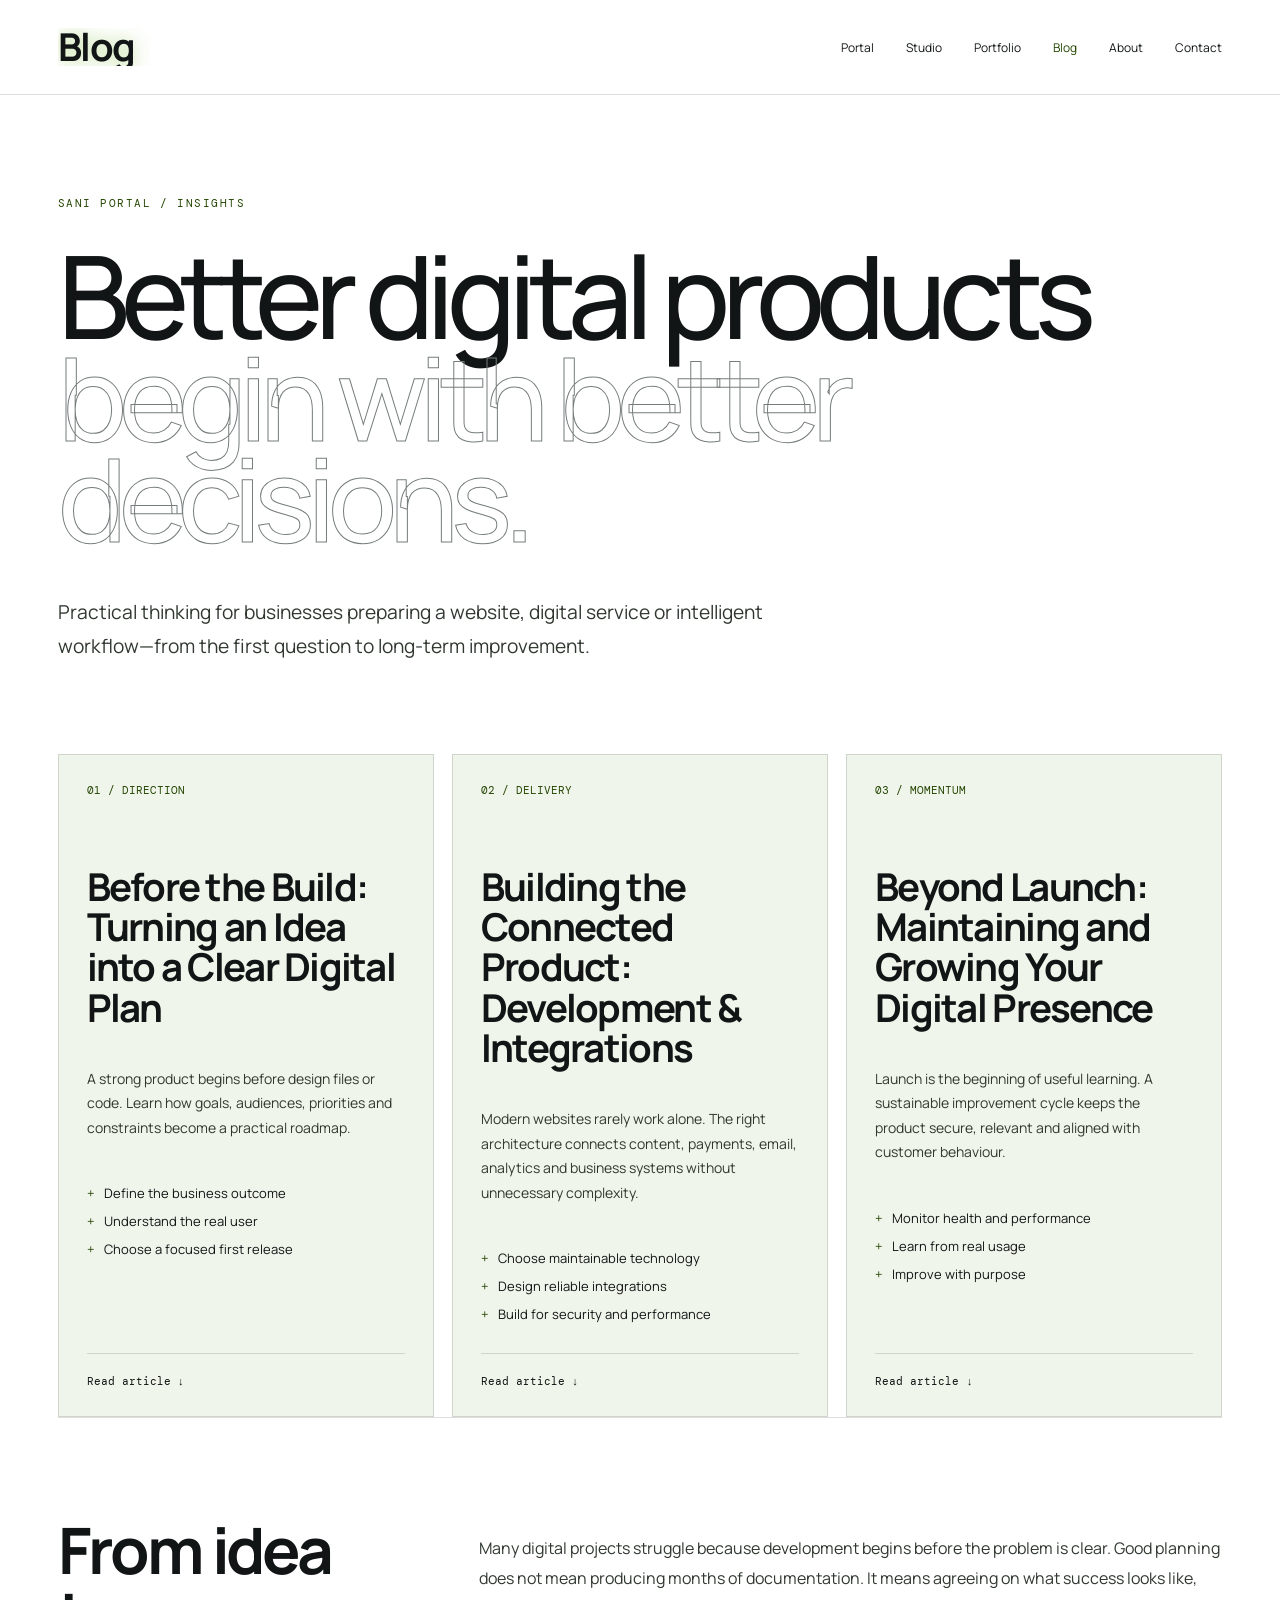
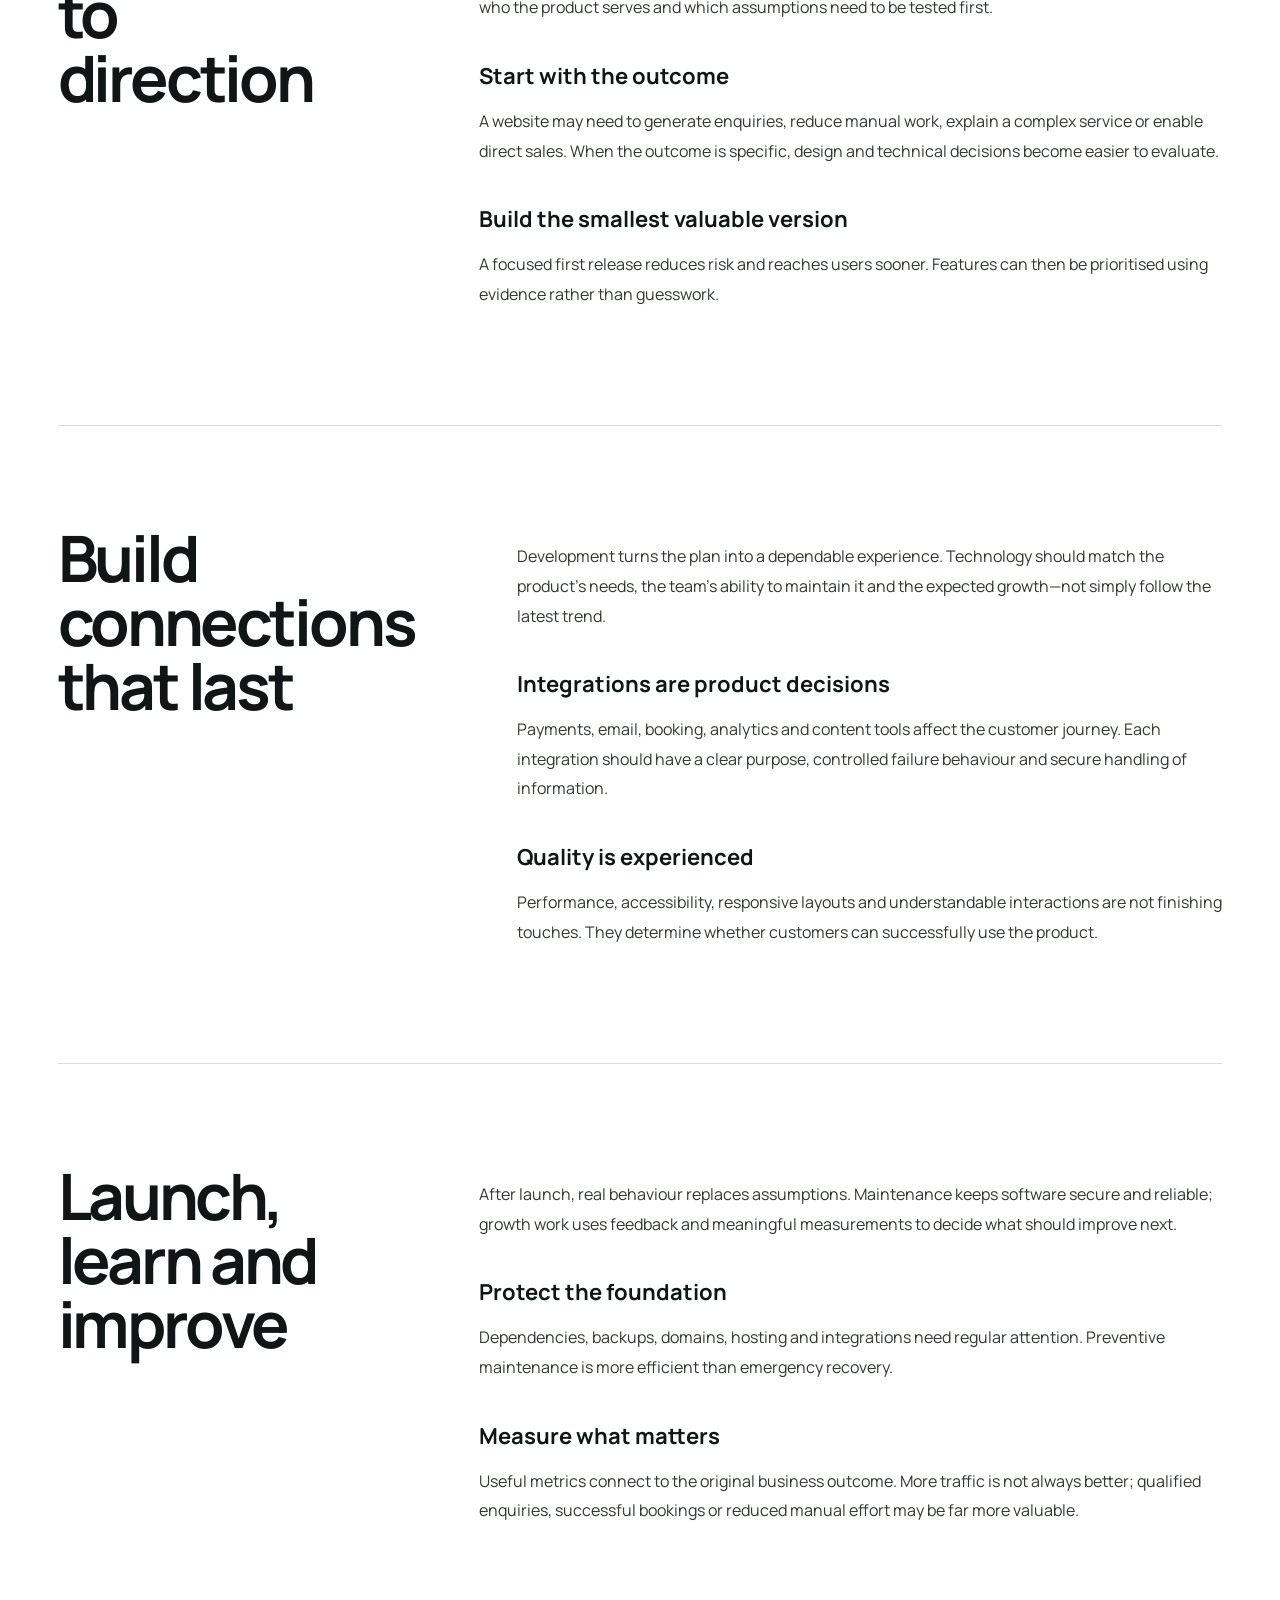
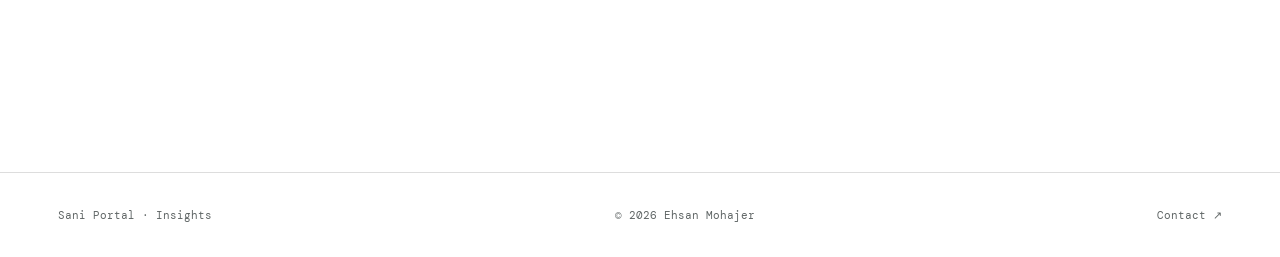
<file: blog.html>
<!doctype html><html lang="en" data-theme="dark"><head><meta charset="UTF-8"><meta name="viewport" content="width=device-width,initial-scale=1"><meta name="description" content="Sani Portal articles about digital planning, full-stack development, integrations, maintenance and sustainable growth."><title>Insights — Sani Portal</title><link rel="preconnect" href="https://fonts.googleapis.com"><link rel="preconnect" href="https://fonts.gstatic.com" crossorigin><link href="https://fonts.googleapis.com/css2?family=DM+Mono:wght@400;500&family=Manrope:wght@400;500;600;700&display=swap" rel="stylesheet"><link rel="stylesheet" href="styles.css"><link rel="stylesheet" href="theme.css"><link rel="stylesheet" href="logo.css"><link rel="stylesheet" href="content-pages.css"></head><body class="content-page"><header class="site-header page-header"><a class="brand" href="index.html"><img class="sani-logo sani-logo-dark" src="assets/sani-logo-dark.png" alt="Sani Portal"><img class="sani-logo sani-logo-light" src="assets/sani-logo.png" alt="" aria-hidden="true"></a><nav><a href="index.html">Portal</a><a href="https://sanistudio.vercel.app/" target="_blank" rel="noopener">Studio</a><a href="https://saniportfolio.vercel.app/" target="_blank" rel="noopener">Portfolio</a><a href="about.html">About</a><a href="contact.html">Contact</a></nav><button class="theme-toggle" type="button" aria-label="Switch theme"><span class="theme-icon">☼</span></button></header><main class="page-main"><p class="page-kicker">SANI PORTAL / INSIGHTS</p><h1 class="page-title">Better digital products<br><span>begin with better decisions.</span></h1><p class="page-intro">Practical thinking for businesses preparing a website, digital service or intelligent workflow—from the first question to long-term improvement.</p><div class="article-grid"><article class="article-card"><span class="number">01 / DIRECTION</span><h2>Before the Build: Turning an Idea into a Clear Digital Plan</h2><p>A strong product begins before design files or code. Learn how goals, audiences, priorities and constraints become a practical roadmap.</p><ul><li>Define the business outcome</li><li>Understand the real user</li><li>Choose a focused first release</li></ul><a href="#strategy">Read article ↓</a></article><article class="article-card"><span class="number">02 / DELIVERY</span><h2>Building the Connected Product: Development & Integrations</h2><p>Modern websites rarely work alone. The right architecture connects content, payments, email, analytics and business systems without unnecessary complexity.</p><ul><li>Choose maintainable technology</li><li>Design reliable integrations</li><li>Build for security and performance</li></ul><a href="#development">Read article ↓</a></article><article class="article-card"><span class="number">03 / MOMENTUM</span><h2>Beyond Launch: Maintaining and Growing Your Digital Presence</h2><p>Launch is the beginning of useful learning. A sustainable improvement cycle keeps the product secure, relevant and aligned with customer behaviour.</p><ul><li>Monitor health and performance</li><li>Learn from real usage</li><li>Improve with purpose</li></ul><a href="#growth">Read article ↓</a></article></div><article class="article-detail" id="strategy"><h2>From idea to direction</h2><div class="article-body"><p>Many digital projects struggle because development begins before the problem is clear. Good planning does not mean producing months of documentation. It means agreeing on what success looks like, who the product serves and which assumptions need to be tested first.</p><h3>Start with the outcome</h3><p>A website may need to generate enquiries, reduce manual work, explain a complex service or enable direct sales. When the outcome is specific, design and technical decisions become easier to evaluate.</p><h3>Build the smallest valuable version</h3><p>A focused first release reduces risk and reaches users sooner. Features can then be prioritised using evidence rather than guesswork.</p></div></article><article class="article-detail" id="development"><h2>Build connections that last</h2><div class="article-body"><p>Development turns the plan into a dependable experience. Technology should match the product’s needs, the team’s ability to maintain it and the expected growth—not simply follow the latest trend.</p><h3>Integrations are product decisions</h3><p>Payments, email, booking, analytics and content tools affect the customer journey. Each integration should have a clear purpose, controlled failure behaviour and secure handling of information.</p><h3>Quality is experienced</h3><p>Performance, accessibility, responsive layouts and understandable interactions are not finishing touches. They determine whether customers can successfully use the product.</p></div></article><article class="article-detail" id="growth"><h2>Launch, learn and improve</h2><div class="article-body"><p>After launch, real behaviour replaces assumptions. Maintenance keeps software secure and reliable; growth work uses feedback and meaningful measurements to decide what should improve next.</p><h3>Protect the foundation</h3><p>Dependencies, backups, domains, hosting and integrations need regular attention. Preventive maintenance is more efficient than emergency recovery.</p><h3>Measure what matters</h3><p>Useful metrics connect to the original business outcome. More traffic is not always better; qualified enquiries, successful bookings or reduced manual effort may be far more valuable.</p></div></article></main><footer class="simple-footer"><span>Sani Portal · Insights</span><span>© <span data-year></span> Ehsan Mohajer</span><a href="contact.html">Contact ↗</a></footer><script src="content-pages.js"></script></body></html>
</file>
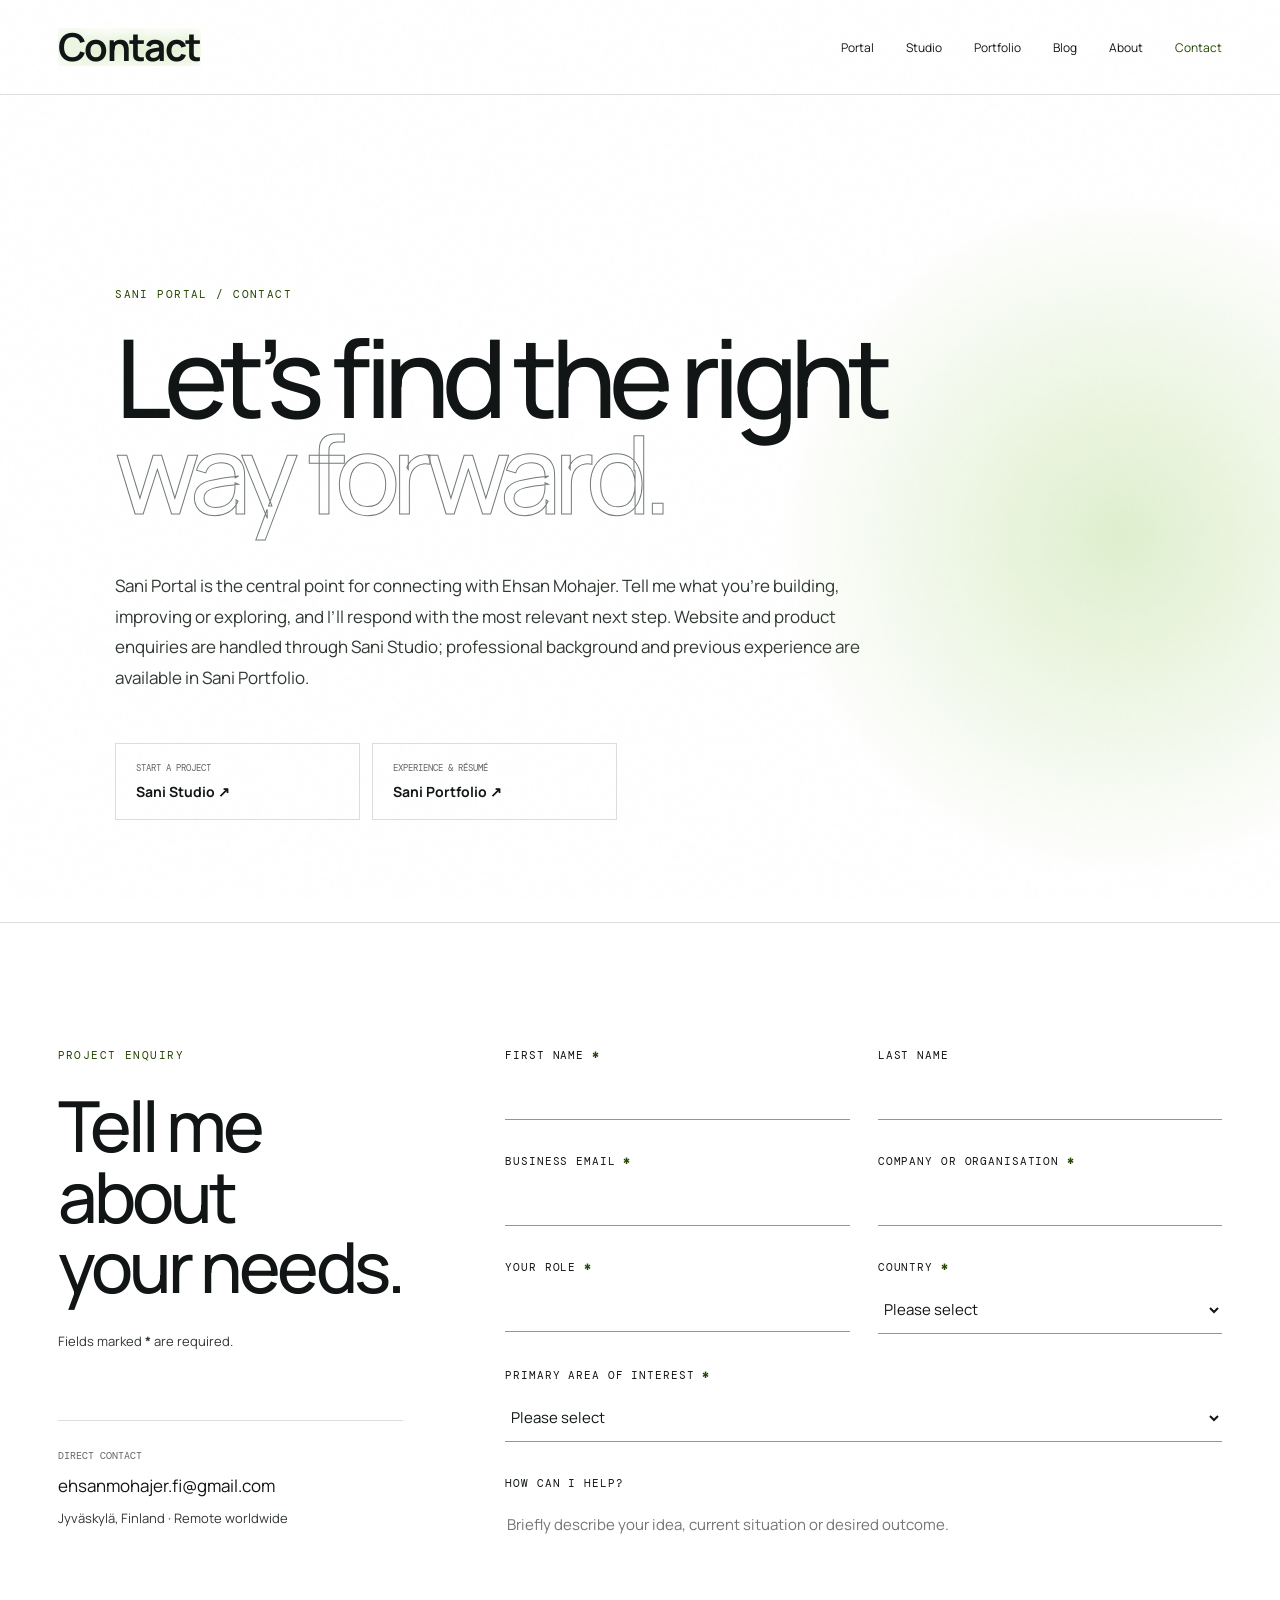
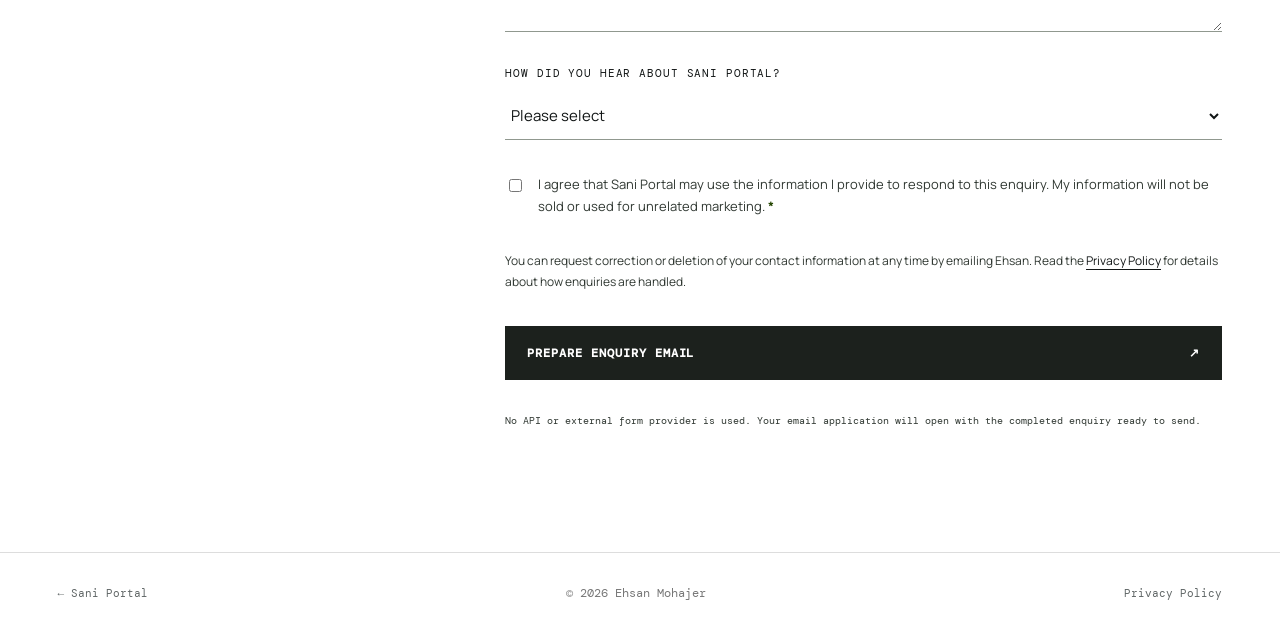
<file: contact.html>
<!doctype html>
<html lang="en" data-theme="dark">
<head>
  <meta charset="UTF-8">
  <meta name="viewport" content="width=device-width, initial-scale=1">
  <meta name="theme-color" content="#080b0f">
  <meta name="description" content="Contact Ehsan Mohajer through Sani Portal about websites, digital products, AI tools and automation.">
  <title>Contact — Sani Portal</title>
  <link rel="preconnect" href="https://fonts.googleapis.com">
  <link rel="preconnect" href="https://fonts.gstatic.com" crossorigin>
  <link href="https://fonts.googleapis.com/css2?family=DM+Mono:wght@400;500&family=Manrope:wght@400;500;600;700&display=swap" rel="stylesheet">
  <link rel="stylesheet" href="styles.css">
  <link rel="stylesheet" href="theme.css">
  <link rel="stylesheet" href="language-selector.css">
  <link rel="stylesheet" href="logo.css">
  <link rel="stylesheet" href="contact-page.css">
</head>
<body class="contact-page">
  <div class="noise" aria-hidden="true"></div>
  <header class="site-header contact-header">
    <a class="brand" href="index.html" aria-label="Sani Portal home"><img class="sani-logo sani-logo-dark" src="assets/sani-logo-dark.png" alt="Sani — Ehsan Mohajer"><img class="sani-logo sani-logo-light" src="assets/sani-logo.png" alt="" aria-hidden="true"></a>
    <nav aria-label="Main navigation"><a href="index.html#choose">Explore</a><a href="https://sanistudio.vercel.app/" target="_blank" rel="noopener">Studio</a><a href="https://saniportfolio.vercel.app/" target="_blank" rel="noopener">Portfolio</a><a href="contact.html" aria-current="page">Contact</a></nav>
    <div class="header-tools"><button class="theme-toggle" type="button" aria-label="Switch to light mode"><span class="theme-icon" aria-hidden="true">☼</span></button><label class="language-switcher"><span aria-hidden="true">◎</span><span class="sr-only">Choose language</span><select class="language-select" aria-label="Choose language"><option value="en">EN</option><option value="fi">FI</option><option value="fa">FA</option></select></label></div>
  </header>

  <main>
    <section class="contact-hero">
      <p class="portal-label">SANI PORTAL / CONTACT</p>
      <h1>Let’s find the right<br><span>way forward.</span></h1>
      <p class="contact-lead">Sani Portal is the central point for connecting with Ehsan Mohajer. Tell me what you’re building, improving or exploring, and I’ll respond with the most relevant next step. Website and product enquiries are handled through Sani Studio; professional background and previous experience are available in Sani Portfolio.</p>
      <div class="portal-routes"><a href="https://sanistudio.vercel.app/" target="_blank" rel="noopener"><small>START A PROJECT</small><strong>Sani Studio ↗</strong></a><a href="https://saniportfolio.vercel.app/" target="_blank" rel="noopener"><small>EXPERIENCE & RÉSUMÉ</small><strong>Sani Portfolio ↗</strong></a></div>
    </section>

    <section class="enquiry-section" aria-labelledby="enquiry-title">
      <div class="enquiry-intro"><p class="portal-label">PROJECT ENQUIRY</p><h2 id="enquiry-title">Tell me about<br>your needs.</h2><p>Fields marked <b>*</b> are required.</p><div class="direct-contact"><small>DIRECT CONTACT</small><a href="mailto:ehsanmohajer.fi@gmail.com">ehsanmohajer.fi@gmail.com</a><span>Jyväskylä, Finland · Remote worldwide</span></div></div>
      <form class="portal-form" id="portal-contact-form">
        <div class="portal-field"><label for="first-name">First name <b>*</b></label><input id="first-name" name="firstName" autocomplete="given-name" required></div>
        <div class="portal-field"><label for="last-name">Last name</label><input id="last-name" name="lastName" autocomplete="family-name"></div>
        <div class="portal-field"><label for="business-email">Business email <b>*</b></label><input id="business-email" name="email" type="email" autocomplete="email" required></div>
        <div class="portal-field"><label for="company-name">Company or organisation <b>*</b></label><input id="company-name" name="company" autocomplete="organization" required></div>
        <div class="portal-field"><label for="job-title">Your role <b>*</b></label><input id="job-title" name="role" autocomplete="organization-title" required></div>
        <div class="portal-field"><label for="country">Country <b>*</b></label><select id="country" name="country" required><option value="">Please select</option><option>Finland</option><option>Sweden</option><option>Norway</option><option>Denmark</option><option>Germany</option><option>United Kingdom</option><option>Other</option></select></div>
        <div class="portal-field full"><label for="interest">Primary area of interest <b>*</b></label><select id="interest" name="interest" required><option value="">Please select</option><option>Business website</option><option>Website redesign</option><option>Full-stack web application</option><option>AI tools and automation</option><option>Digital product consultation</option><option>Maintenance and technical support</option><option>Other</option></select></div>
        <div class="portal-field full"><label for="help">How can I help?</label><textarea id="help" name="message" rows="5" placeholder="Briefly describe your idea, current situation or desired outcome."></textarea></div>
        <div class="portal-field full"><label for="referral">How did you hear about Sani Portal?</label><select id="referral" name="referral"><option value="">Please select</option><option>Google or another search engine</option><option>LinkedIn</option><option>Recommendation</option><option>Local business network</option><option>Sani Studio</option><option>Sani Portfolio</option><option>Other</option></select></div>
        <label class="consent full"><input type="checkbox" name="consent" required><span>I agree that Sani Portal may use the information I provide to respond to this enquiry. My information will not be sold or used for unrelated marketing. <b>*</b></span></label>
        <p class="privacy-copy full">You can request correction or deletion of your contact information at any time by emailing Ehsan. Read the <a href="privacy.html">Privacy Policy</a> for details about how enquiries are handled.</p>
        <button class="portal-submit full" type="submit">Prepare enquiry email <span>↗</span></button>
        <p class="submit-note full">No API or external form provider is used. Your email application will open with the completed enquiry ready to send.</p>
      </form>
    </section>
  </main>

  <footer class="contact-footer"><a href="index.html">← Sani Portal</a><p>© <span id="contact-year"></span> Ehsan Mohajer</p><a href="privacy.html">Privacy Policy</a></footer>
  <script src="contact-page.js"></script>
</body>
</html>
</file>
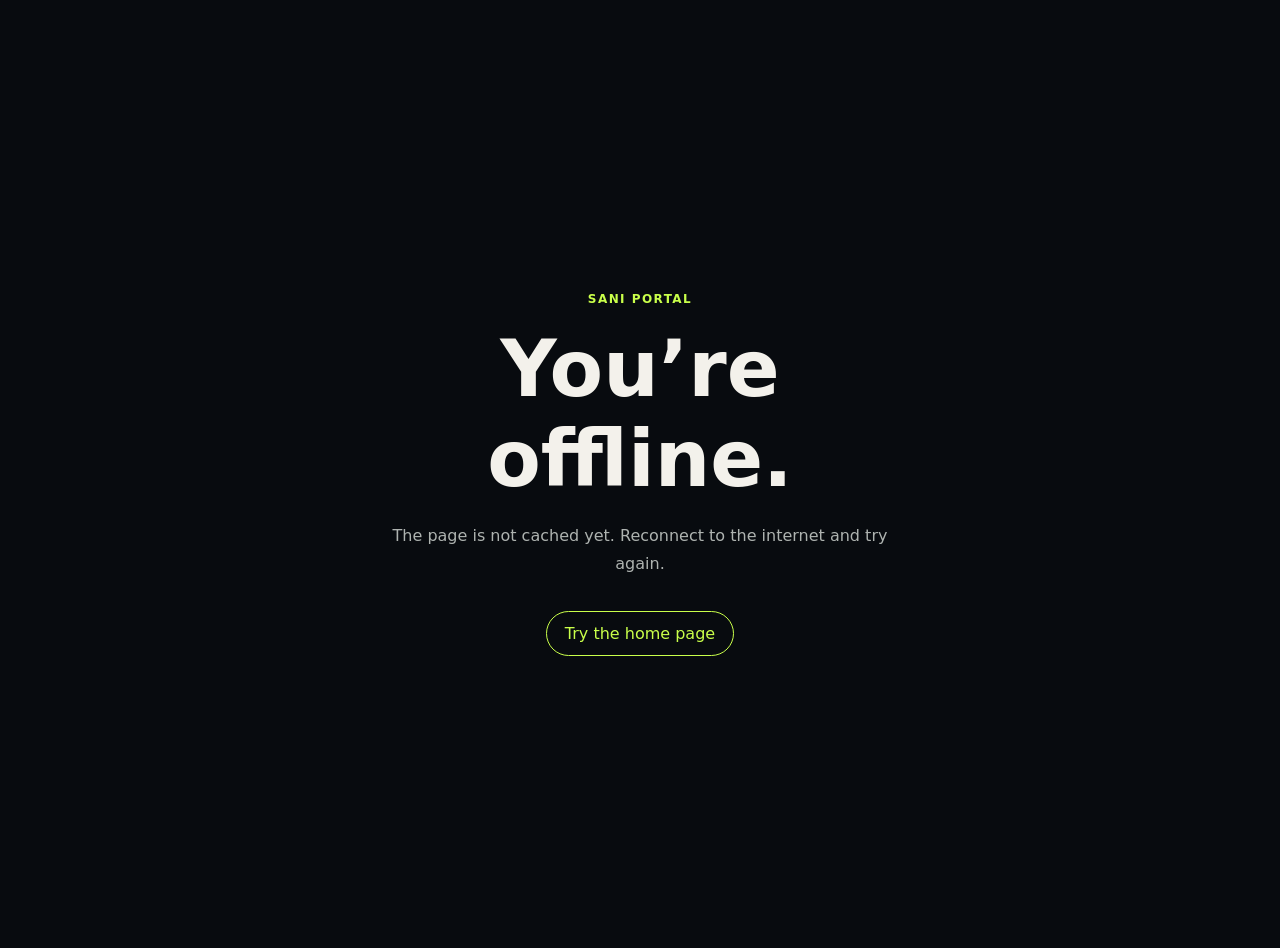
<file: offline.html>
<!doctype html>
<html lang="en"><head><meta charset="utf-8"><meta name="viewport" content="width=device-width,initial-scale=1"><meta name="theme-color" content="#080b0f"><title>Offline — Sani Portal</title><style>html{color-scheme:dark}body{margin:0;min-height:100svh;display:grid;place-items:center;padding:24px;background:#080b0f;color:#f3f1eb;font:16px system-ui;text-align:center}main{max-width:520px}b{display:block;color:#c9ff4a;letter-spacing:.12em;font-size:12px}h1{font-size:clamp(42px,10vw,78px);margin:18px 0}p{color:#aeb3b0;line-height:1.7}a{display:inline-block;margin-top:18px;padding:12px 18px;border:1px solid #c9ff4a;border-radius:999px;color:#c9ff4a;text-decoration:none}</style></head><body><main><b>SANI PORTAL</b><h1>You’re offline.</h1><p>The page is not cached yet. Reconnect to the internet and try again.</p><a href="./index.html">Try the home page</a></main></body></html>
</file>
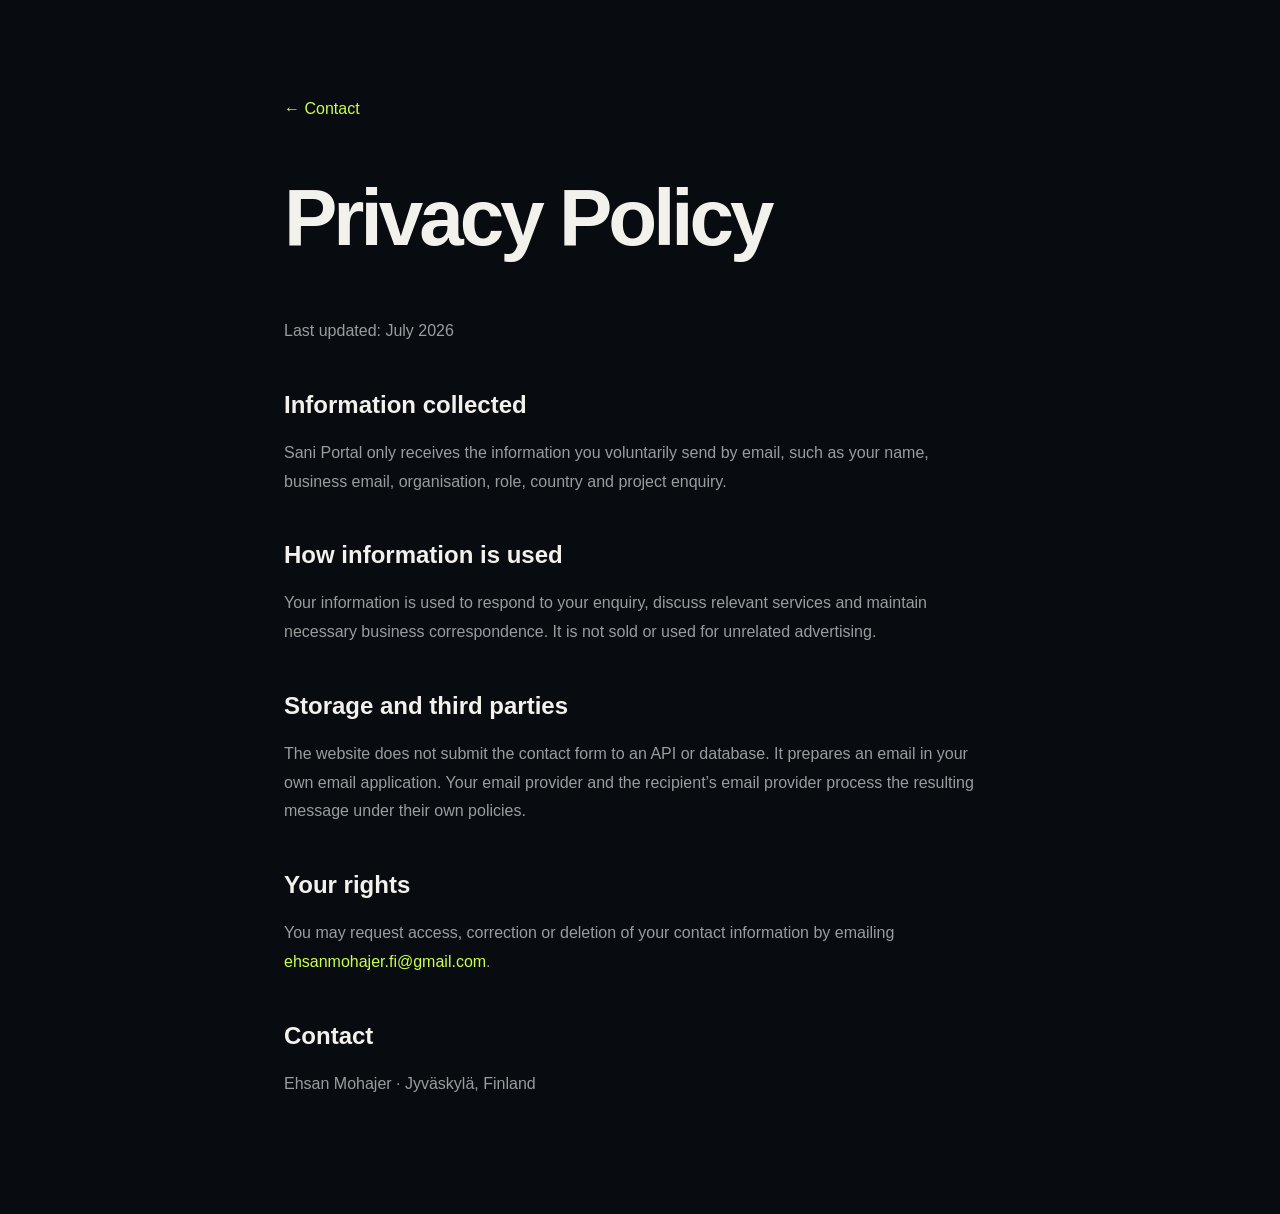
<file: privacy.html>
<!doctype html><html lang="en"><head><meta charset="UTF-8"><meta name="viewport" content="width=device-width,initial-scale=1"><title>Privacy Policy — Sani Portal</title><link rel="stylesheet" href="styles.css"><style>main{max-width:760px;margin:auto;padding:100px 24px;color:var(--text)}h1{font-size:clamp(44px,8vw,80px);letter-spacing:-.05em}h2{margin-top:45px}p,li{color:var(--muted);line-height:1.8}a{color:var(--lime)}</style></head><body><main><a href="contact.html">← Contact</a><h1>Privacy Policy</h1><p>Last updated: July 2026</p><h2>Information collected</h2><p>Sani Portal only receives the information you voluntarily send by email, such as your name, business email, organisation, role, country and project enquiry.</p><h2>How information is used</h2><p>Your information is used to respond to your enquiry, discuss relevant services and maintain necessary business correspondence. It is not sold or used for unrelated advertising.</p><h2>Storage and third parties</h2><p>The website does not submit the contact form to an API or database. It prepares an email in your own email application. Your email provider and the recipient’s email provider process the resulting message under their own policies.</p><h2>Your rights</h2><p>You may request access, correction or deletion of your contact information by emailing <a href="mailto:ehsanmohajer.fi@gmail.com">ehsanmohajer.fi@gmail.com</a>.</p><h2>Contact</h2><p>Ehsan Mohajer · Jyväskylä, Finland</p></main></body></html>
</file>
<file: styles.css>
:root{--bg:#080b0f;--surface:#11161b;--line:rgba(255,255,255,.11);--text:#f3f1eb;--muted:#999d9d;--lime:#c9ff4a;--blue:#8eb7ff;--mono:'DM Mono',monospace;--sans:'Manrope',sans-serif}*{box-sizing:border-box}html{scroll-behavior:smooth}body{margin:0;background:var(--bg);color:var(--text);font-family:var(--sans);overflow-x:hidden}a{color:inherit;text-decoration:none}.noise{position:fixed;inset:0;z-index:20;pointer-events:none;opacity:.035;background-image:url("data:image/svg+xml,%3Csvg viewBox='0 0 180 180' xmlns='http://www.w3.org/2000/svg'%3E%3Cfilter id='n'%3E%3CfeTurbulence type='fractalNoise' baseFrequency='.9' numOctaves='4' stitchTiles='stitch'/%3E%3C/filter%3E%3Crect width='100%25' height='100%25' filter='url(%23n)' opacity='.8'/%3E%3C/svg%3E")}.site-header{position:absolute;z-index:10;top:0;left:0;width:100%;display:flex;align-items:center;justify-content:space-between;padding:28px 4.5vw;border-bottom:1px solid var(--line)}.brand{display:flex;align-items:center;gap:12px;font-weight:600;font-size:14px}.brand-mark,.footer-mark{font-family:var(--mono);color:var(--lime);font-size:17px;letter-spacing:-2px}.site-header nav{display:flex;gap:32px;color:#aeb1b2;font-size:12px}.site-header nav a:hover{color:white}.header-cta{font-family:var(--mono);font-size:11px;border:1px solid var(--line);padding:12px 17px;border-radius:99px;transition:.25s}.header-cta:hover{background:var(--text);color:var(--bg)}.hero{min-height:100svh;position:relative;display:flex;align-items:center;padding:140px 9vw 80px;overflow:hidden;border-bottom:1px solid var(--line)}.hero:before{content:"";position:absolute;inset:0;background:linear-gradient(90deg,rgba(8,11,15,.3),rgba(8,11,15,.95)),repeating-linear-gradient(90deg,transparent 0,transparent calc(25% - 1px),rgba(255,255,255,.025) 25%)}.hero-copy{position:relative;z-index:2}.eyebrow,.kicker{font:10px var(--mono);letter-spacing:.13em;color:#adb0b0;text-transform:uppercase}.status-dot{display:inline-block;width:6px;height:6px;border-radius:50%;background:var(--lime);box-shadow:0 0 12px var(--lime);margin-right:8px}.hero h1{font-size:clamp(58px,8.4vw,132px);line-height:.86;letter-spacing:-.072em;margin:35px 0 40px;font-weight:500;max-width:1000px}.hero h1 em{font-style:normal;color:transparent;-webkit-text-stroke:1px #777d80}.hero-text{font-size:clamp(15px,1.4vw,19px);line-height:1.7;color:#a8abad;max-width:570px}.scroll-link{margin-top:55px;display:flex;align-items:center;gap:18px;font:10px var(--mono);letter-spacing:.12em}.scroll-line{height:1px;width:80px;background:linear-gradient(90deg,var(--lime),transparent)}.hero-meta{position:absolute;right:4.5vw;bottom:38px;z-index:2;display:flex;gap:24px;font:9px var(--mono);letter-spacing:.08em;color:#74797b}.hero-orbit{position:absolute;width:min(65vw,860px);aspect-ratio:1;right:-15vw;top:50%;transform:translateY(-50%);opacity:.65}.orbit{position:absolute;inset:10%;border:1px solid rgba(201,255,74,.15);border-radius:50%;animation:spin 25s linear infinite}.orbit:after{content:"";position:absolute;width:8px;height:8px;border-radius:50%;background:var(--lime);left:10%;top:17%;box-shadow:0 0 25px var(--lime)}.orbit-two{inset:28%;border-style:dashed;animation-direction:reverse;animation-duration:17s}.orb{position:absolute;inset:38%;display:grid;place-items:center;border-radius:50%;background:radial-gradient(circle at 35% 30%,#293432,#101619 62%,#050708);box-shadow:0 0 80px rgba(201,255,74,.08);font:clamp(20px,3vw,40px) var(--mono);color:var(--lime);transform:rotate(-8deg)}@keyframes spin{to{transform:rotate(360deg)}}.chooser{padding:130px 4.5vw;max-width:1500px;margin:auto}.section-intro{display:grid;grid-template-columns:.55fr 1.4fr .8fr;gap:5vw;align-items:start;margin-bottom:70px}.section-intro h2{font-size:clamp(36px,5vw,72px);line-height:1.05;letter-spacing:-.055em;margin:0;font-weight:500}.section-intro h2 span{color:#777c7d}.section-intro>p:last-child{color:#929697;line-height:1.75;font-size:14px;margin:7px 0}.path-grid{display:grid;grid-template-columns:1fr 1fr;gap:22px;perspective:1600px}.path-card{position:relative;overflow:hidden;min-height:700px;padding:24px;border:1px solid var(--line);background:#101419;display:flex;flex-direction:column;transform-style:preserve-3d;transition:box-shadow .35s,border-color .35s}.path-card:hover{border-color:rgba(255,255,255,.32);box-shadow:0 35px 80px rgba(0,0,0,.35)}.portfolio-card{background:#0b111c}.card-glow{position:absolute;width:420px;height:420px;border-radius:50%;background:radial-gradient(circle,rgba(201,255,74,.13),transparent 68%);left:var(--x,50%);top:var(--y,30%);transform:translate(-50%,-50%);pointer-events:none}.portfolio-card .card-glow{background:radial-gradient(circle,rgba(78,132,255,.18),transparent 68%)}.card-top{display:flex;justify-content:space-between;font:9px var(--mono);letter-spacing:.14em;color:#999;position:relative;z-index:2}.card-number{color:#555}.screen-wrap{height:300px;margin:45px 15px 35px;overflow:hidden;border-radius:5px;border:1px solid rgba(255,255,255,.12);box-shadow:0 25px 60px rgba(0,0,0,.45);transform:translateZ(22px);background:#05070a}.screen-wrap img{width:100%;height:100%;object-fit:cover;object-position:top;filter:saturate(.82);transition:transform .7s,filter .4s}.path-card:hover .screen-wrap img{transform:scale(1.035);filter:saturate(1)}.card-content{margin-top:auto;padding:0 15px 12px;position:relative;z-index:2;transform:translateZ(12px)}.card-label{font:9px var(--mono);letter-spacing:.16em;color:var(--lime)}.portfolio-card .card-label{color:var(--blue)}.card-content h3{font-size:clamp(29px,3vw,46px);line-height:1.08;letter-spacing:-.045em;font-weight:500;margin:14px 0}.card-content>p:not(.card-label){font-size:13px;color:#989c9e;max-width:480px;line-height:1.65}.card-action{display:flex;justify-content:space-between;align-items:center;margin-top:28px;padding-top:20px;border-top:1px solid var(--line);font:10px var(--mono);letter-spacing:.08em;text-transform:uppercase}.card-action i{font-style:normal;font-size:20px;transition:transform .25s}.path-card:hover .card-action i{transform:translate(4px,-4px)}.approach{padding:110px 4.5vw;border-top:1px solid var(--line);border-bottom:1px solid var(--line)}.approach-line{display:flex;flex-wrap:wrap;gap:12px 42px;font-size:clamp(34px,5.6vw,82px);letter-spacing:-.06em;margin:40px 0 80px}.approach-line span:nth-child(2){color:#777}.approach-line span:nth-child(3){color:var(--lime)}.principles{display:grid;grid-template-columns:repeat(3,1fr);border-top:1px solid var(--line)}.principles p{padding:28px 0;margin:0;font:11px var(--mono);color:#bbb}.principles p+p{border-left:1px solid var(--line);padding-left:28px}.principles b{color:#555;margin-right:20px}footer{position:relative;padding:65px 4.5vw 28px;display:grid;grid-template-columns:1fr auto;gap:60px;align-items:start}footer>div:first-child{display:flex;gap:20px;align-items:start}footer p{font-size:12px;color:#777;line-height:1.7;margin:0}.footer-links{display:flex;gap:35px;font:10px var(--mono);text-transform:uppercase;letter-spacing:.1em}.copyright{grid-column:1/-1;padding-top:35px;border-top:1px solid var(--line)}.admin-link{position:absolute;right:4.5vw;bottom:25px;color:#373c3e;font:13px var(--mono);padding:6px}.admin-link:hover{color:#777}.reveal{opacity:0;transform:translateY(22px);transition:opacity .8s ease,transform .8s ease}.reveal.visible{opacity:1;transform:none}@media(max-width:800px){.site-header{padding:22px 20px}.site-header nav{display:none}.header-cta{padding:10px 13px}.brand span:last-child{display:none}.hero{padding:120px 22px 90px;align-items:flex-end}.hero h1{font-size:clamp(56px,17vw,84px);line-height:.9}.hero-orbit{width:110vw;right:-55vw;top:30%}.hero-meta{display:none}.section-intro{grid-template-columns:1fr;gap:22px}.chooser{padding:90px 18px}.path-grid{grid-template-columns:1fr}.path-card{min-height:610px;padding:18px}.screen-wrap{height:230px;margin:36px 5px 28px}.card-content{padding:0 5px 8px}.approach{padding:80px 20px}.approach-line{margin-bottom:55px}.principles{grid-template-columns:1fr}.principles p+p{border-left:0;border-top:1px solid var(--line);padding-left:0}footer{grid-template-columns:1fr;padding:55px 20px 25px}.footer-links{flex-direction:column;gap:18px}.admin-link{right:20px}}@media(prefers-reduced-motion:reduce){html{scroll-behavior:auto}.orbit{animation:none}.reveal{opacity:1;transform:none;transition:none}.tilt-card{transform:none!important}}
</file>
<file: theme.css>
.theme-toggle {
  width: 39px;
  height: 39px;
  flex: 0 0 39px;
  display: grid;
  place-items: center;
  padding: 0;
  border: 1px solid var(--line);
  border-radius: 50%;
  background: transparent;
  color: var(--text);
  cursor: pointer;
  transition: transform .25s, background .25s, border-color .25s;
}

.theme-toggle:hover { transform: rotate(16deg); border-color: #777; }
.theme-icon { font-size: 17px; line-height: 1; }

html[data-theme="light"] {
  --bg: #ffffff;
  --surface: #cde0ba82;
  --line: rgba(16, 20, 20, .14);
  --text: #111515;
  --muted: #606666;
  --lime: #244600;
  --blue: #315d9f;
}

html[data-theme="light"] body { background: var(--bg); color: var(--text); }
.site-header nav { color: #f3f1eb; }
html[data-theme="light"] .site-header nav { color: #111515; }
html[data-theme="light"] .noise { opacity: .018; }
html[data-theme="light"] .hero::before {
  background: linear-gradient(90deg, rgba(169,237,104,.08), rgba(248,255,241,.78)), repeating-linear-gradient(90deg, transparent 0, transparent calc(25% - 1px), rgba(0,0,0,.055) 25%);
}
html[data-theme="light"] .hero h1 em { -webkit-text-stroke-color: #747978; }
html[data-theme="light"] .hero-text,
html[data-theme="light"] .section-intro > p:last-child,
html[data-theme="light"] .contact-heading > p:last-child,
html[data-theme="light"] .card-content > p:not(.card-label) { color: #5f6665; }
html[data-theme="light"] .path-card { background: #e8f9d4; box-shadow: 0 20px 55px rgba(28,34,32,.08); }
html[data-theme="light"] .portfolio-card { background: #d9efc4; }
html[data-theme="light"] .screen-wrap { border-color: rgba(0,0,0,.14); }
html[data-theme="light"] .approach-line span:nth-child(2) { color: #747978; }
html[data-theme="light"] .contact-layout { background: #dff7c7; }
html[data-theme="light"] .contact-details span { color: #252a29; }
html[data-theme="light"] .form-field input,
html[data-theme="light"] .form-field textarea { color: #111515; border-color: #aeb3af; }
html[data-theme="light"] .language-switcher select option { background: #dff7c7; color: #111515; }
html[data-theme="light"] .callback-form button { background: #172015; color: #fff; }
html[data-theme="light"] .admin-link { color: #a9ada9; }
html[data-theme="light"] .work-card { background:#d9efc4; }
html[data-theme="light"] .work-card-live { background:#e8f9d4; }
html[data-theme="light"] .work-content > p,
html[data-theme="light"] .work-content ul { color:#424a43; }
html[data-theme="light"] .tourism-visual { background:radial-gradient(circle at 50% 45%,rgba(49,93,159,.18),transparent 60%); }

@media (max-width: 800px) {
  .theme-toggle { width: 35px; height: 35px; flex-basis: 35px; }
}

/* High-contrast supporting text in light mode */
html[data-theme="light"] .eyebrow,
html[data-theme="light"] .kicker,
html[data-theme="light"] .hero-meta,
html[data-theme="light"] .section-intro > p:last-child,
html[data-theme="light"] .work-index,
html[data-theme="light"] .principles p,
html[data-theme="light"] .contact-heading > p:last-child,
html[data-theme="light"] .form-field label {
  color: #0b0e0d;
  font-weight: 600;
}

html[data-theme="light"] .eyebrow,
html[data-theme="light"] .kicker {
  font-size: 13px;
}

html[data-theme="light"] .hero-meta {
  font-size: 13px;
}

html[data-theme="light"] .section-intro > p:last-child,
html[data-theme="light"] .contact-heading > p:last-child {
  color: #111515;
  font-size: 16px;
}

html[data-theme="light"] .work-index {
  font-size: 12px;
}

html[data-theme="light"] .principles p {
  font-size: 14px;
}

html[data-theme="light"] .principles b {
  color: #111515;
}

html[data-theme="light"] .form-field label {
  font-size: 12px;
}

@media (max-width: 800px) {
  html[data-theme="light"] .eyebrow,
  html[data-theme="light"] .kicker { font-size: 12px; }
  html[data-theme="light"] .section-intro > p:last-child,
  html[data-theme="light"] .contact-heading > p:last-child { font-size: 15px; }
  html[data-theme="light"] .work-index { font-size: 11px; }
}
</file>
<file: logo.css>
.brand { overflow: hidden; }
.sani-logo { display: block; width: 250px; height: 84px; object-fit: cover; object-position: center; }
.sani-logo-light { display: none; }
.sani-logo-dark { mix-blend-mode: screen; }
html[data-theme="light"] .sani-logo-dark { display: none; }
html[data-theme="light"] .sani-logo-light { display: block; }

.footer-brand { display: flex; align-items: center !important; gap: 25px !important; }
.footer-brand > a { display: block; overflow: hidden; }
.footer-brand .sani-logo { width: 190px; height: 57px; }
.footer-portal-copy{display:flex;flex-direction:column;gap:7px}.footer-portal-copy strong{font:600 12px var(--mono);letter-spacing:.12em;text-transform:uppercase;color:var(--text)}

@media (max-width: 800px) {
  .sani-logo { width: 150px; height: 50px; }
  .footer-brand { align-items: flex-start !important; flex-direction: column; }
  .footer-brand .sani-logo { width: 160px; height: 48px; }
}
</file>
<file: content-pages.css>
.content-page{background:var(--bg)}.page-header{position:relative}.page-header .brand{flex:0 0 250px}.page-header nav{margin-left:auto}.page-main{padding:90px 4.5vw 130px;max-width:1500px;margin:auto}.page-kicker{font:11px var(--mono);letter-spacing:.14em;color:var(--lime)}.page-title{font-size:clamp(58px,9vw,135px);line-height:.88;letter-spacing:-.07em;font-weight:500;margin:35px 0 45px}.page-title span{color:transparent;-webkit-text-stroke:1px #767c7c}.page-intro{font-size:clamp(16px,1.5vw,20px);line-height:1.8;color:var(--muted);max-width:780px}.article-grid{display:grid;grid-template-columns:repeat(3,1fr);gap:18px;margin-top:90px}.article-card{border:1px solid var(--line);background:var(--surface);min-height:600px;padding:28px;display:flex;flex-direction:column}.article-card .number{font:11px var(--mono);color:var(--lime)}.article-card h2{font-size:clamp(30px,3vw,46px);line-height:1.05;letter-spacing:-.045em;margin:70px 0 25px}.article-card>p{font-size:14px;line-height:1.75;color:var(--muted)}.article-card ul{padding:0;list-style:none;display:grid;gap:10px;margin:30px 0;color:var(--text);font-size:13px}.article-card li:before{content:"+";color:var(--lime);margin-right:9px}.article-card a{margin-top:auto;border-top:1px solid var(--line);padding-top:20px;font:11px var(--mono)}.article-detail{padding:100px 0;border-top:1px solid var(--line);display:grid;grid-template-columns:.6fr 1.4fr;gap:8vw}.article-detail h2{font-size:clamp(38px,5vw,70px);line-height:1;letter-spacing:-.05em;margin:0}.article-body{max-width:750px}.article-body h3{font-size:22px;margin:38px 0 12px}.article-body p{font-size:16px;line-height:1.85;color:var(--muted)}.about-hero{display:grid;grid-template-columns:1fr .85fr;gap:6vw;align-items:center}.about-photo{border:1px solid var(--line);padding:12px;background:var(--surface)}.about-photo img{width:100%;display:block}.about-statement{margin:110px 0;padding:70px 0;border-top:1px solid var(--line);border-bottom:1px solid var(--line);font-size:clamp(36px,5vw,76px);line-height:1.08;letter-spacing:-.055em}.about-statement span{color:var(--lime)}.about-copy{display:grid;grid-template-columns:.6fr 1.4fr;gap:8vw}.about-copy h2{font-size:clamp(34px,4vw,60px);margin:0}.about-copy p{font-size:17px;line-height:1.85;color:var(--muted);margin-top:0}.faq{margin-top:120px}.faq>h2{font-size:clamp(42px,6vw,82px);letter-spacing:-.055em}.faq details{border-top:1px solid var(--line);padding:25px 0}.faq details:last-child{border-bottom:1px solid var(--line)}.faq summary{cursor:pointer;font-size:18px;font-weight:600;display:flex;justify-content:space-between}.faq summary:after{content:"+";font:22px var(--mono);color:var(--lime)}.faq details[open] summary:after{content:"−"}.faq details p{max-width:760px;color:var(--muted);line-height:1.8}.simple-footer{padding:35px 4.5vw;border-top:1px solid var(--line);display:flex;justify-content:space-between;font:11px var(--mono);color:var(--muted)}html[data-theme="light"] .article-card,html[data-theme="light"] .about-photo{background:#f0f5eb}html[data-theme="light"] .page-intro,html[data-theme="light"] .article-card>p,html[data-theme="light"] .article-body p,html[data-theme="light"] .about-copy p,html[data-theme="light"] .faq details p{color:#303830}
@media(max-width:900px){.page-header{padding:20px}.page-header nav{display:none}.page-header .brand{flex:0 0 150px}.page-main{padding:65px 20px 90px}.article-grid{grid-template-columns:1fr;margin-top:60px}.article-card{min-height:480px}.article-detail,.about-copy{grid-template-columns:1fr;gap:35px}.about-hero{grid-template-columns:1fr}.about-photo{order:-1}.simple-footer{flex-direction:column;gap:18px;text-align:center}}
</file>
<file: language-selector.css>
.sr-only {
  position: absolute;
  width: 1px;
  height: 1px;
  padding: 0;
  margin: -1px;
  overflow: hidden;
  clip: rect(0, 0, 0, 0);
  white-space: nowrap;
  border: 0;
}

.language-switcher {
  display: flex;
  align-items: center;
  gap: 6px;
  height: 39px;
  padding: 0 10px;
  border: 1px solid var(--line);
  border-radius: 99px;
  color: #8b9091;
  transition: border-color .2s, color .2s;
}

.language-switcher:hover,
.language-switcher:focus-within {
  border-color: #555;
  color: var(--text);
}

.language-switcher > span:first-child { font: 16px var(--mono); }
.language-switcher select {
  appearance: none;
  -webkit-appearance: none;
  border: 0;
  background: transparent;
  color: var(--text);
  font: 9px var(--mono);
  letter-spacing: .08em;
  padding: 0 2px;
  outline: 0;
  cursor: pointer;
}

.language-switcher select option { background: #11161b; color: var(--text); }

@media (max-width: 800px) {
  .language-switcher { height: 35px; padding: 0 8px; }
  .language-switcher > span:first-child { display: none; }
}
</file>
<file: contact-page.css>
.contact-page{background:var(--bg)}.contact-header{position:absolute}.contact-header nav a[aria-current="page"]{color:var(--lime)}.header-tools{display:flex;align-items:center;gap:8px}.contact-hero{min-height:92svh;padding:190px 9vw 100px;display:flex;flex-direction:column;justify-content:center;position:relative;overflow:hidden;border-bottom:1px solid var(--line)}.contact-hero:before{content:"";position:absolute;width:720px;height:720px;border-radius:50%;right:-200px;top:80px;background:radial-gradient(circle,rgba(201,255,74,.15),transparent 67%);pointer-events:none}.portal-label{font:11px var(--mono);letter-spacing:.13em;color:var(--lime);margin:0 0 28px}.contact-hero h1{font-size:clamp(60px,8.5vw,130px);line-height:.88;letter-spacing:-.07em;font-weight:500;margin:0;position:relative}.contact-hero h1 span{color:transparent;-webkit-text-stroke:1px #747a7a}.contact-lead{font-size:17px;line-height:1.8;color:var(--muted);max-width:790px;margin:50px 0}.portal-routes{display:flex;gap:12px;flex-wrap:wrap}.portal-routes a{min-width:245px;border:1px solid var(--line);padding:18px 20px;display:flex;flex-direction:column;gap:8px;transition:.25s}.portal-routes a:hover{background:var(--lime);color:#10150f}.portal-routes small{font:9px var(--mono);color:var(--muted)}.portal-routes strong{font-size:14px}.enquiry-section{padding:125px 4.5vw;max-width:1500px;margin:auto;display:grid;grid-template-columns:.65fr 1.35fr;gap:8vw}.enquiry-intro h2{font-size:clamp(42px,5.5vw,78px);line-height:1;letter-spacing:-.055em;font-weight:500;margin:0 0 30px}.enquiry-intro>p:not(.portal-label){font-size:13px;color:var(--muted)}.direct-contact{margin-top:70px;padding-top:28px;border-top:1px solid var(--line);display:flex;flex-direction:column;gap:12px}.direct-contact small{font:10px var(--mono);color:var(--muted)}.direct-contact a{font-size:17px}.direct-contact span{font-size:13px;color:var(--muted)}.portal-form{display:grid;grid-template-columns:1fr 1fr;gap:34px 28px}.portal-field{display:flex;flex-direction:column;gap:12px}.portal-field.full,.consent.full,.privacy-copy.full,.portal-submit.full,.submit-note.full{grid-column:1/-1}.portal-field label{font:11px var(--mono);text-transform:uppercase;letter-spacing:.08em}.portal-field label b,.consent b{color:var(--lime)}.portal-field input,.portal-field select,.portal-field textarea{width:100%;border:0;border-bottom:1px solid #424849;background:transparent;color:var(--text);padding:12px 2px;font:15px var(--sans);outline:0;border-radius:0}.portal-field select option{background:var(--surface);color:var(--text)}.portal-field input:focus,.portal-field select:focus,.portal-field textarea:focus{border-color:var(--lime)}.portal-field textarea{resize:vertical}.consent{display:flex;align-items:flex-start;gap:13px;font-size:13px;line-height:1.65;color:var(--muted)}.consent input{margin-top:5px;accent-color:var(--lime)}.privacy-copy{font-size:12px;line-height:1.7;color:var(--muted);margin:0}.privacy-copy a{color:var(--text);border-bottom:1px solid}.portal-submit{display:flex;justify-content:space-between;align-items:center;border:0;background:var(--lime);color:#0b100a;padding:19px 22px;font:600 12px var(--mono);text-transform:uppercase;letter-spacing:.08em;cursor:pointer}.submit-note{font:10px var(--mono);color:var(--muted);margin:0}.contact-footer{padding:30px 4.5vw;display:flex;justify-content:space-between;align-items:center;border-top:1px solid var(--line);font:11px var(--mono);color:var(--muted)}.contact-footer p{margin:0}html[data-theme="light"] .contact-hero:before{background:radial-gradient(circle,rgba(163,209,114,.35),transparent 67%)}html[data-theme="light"] .portal-label,html[data-theme="light"] .portal-field label b,html[data-theme="light"] .consent b{color:#244600}html[data-theme="light"] .contact-lead,html[data-theme="light"] .enquiry-intro>p:not(.portal-label),html[data-theme="light"] .direct-contact span,html[data-theme="light"] .consent,html[data-theme="light"] .privacy-copy,html[data-theme="light"] .submit-note{color:#303832}html[data-theme="light"] .portal-field input,html[data-theme="light"] .portal-field select,html[data-theme="light"] .portal-field textarea{color:#111515;border-color:#90988f}html[data-theme="light"] .portal-submit{background:#1c211d;color:#fff}html[dir="rtl"] .contact-hero,html[dir="rtl"] .enquiry-intro,html[dir="rtl"] .portal-form{text-align:right}
@media(max-width:800px){.contact-header{padding:20px}.contact-header nav{display:none}.contact-hero{min-height:auto;padding:145px 20px 80px}.contact-hero h1{font-size:clamp(54px,17vw,78px)}.contact-lead{font-size:15px;margin:38px 0}.portal-routes{flex-direction:column}.portal-routes a{min-width:0}.enquiry-section{padding:80px 20px;grid-template-columns:1fr;gap:65px}.direct-contact{margin-top:45px}.portal-form{grid-template-columns:1fr}.portal-field.full,.consent.full,.privacy-copy.full,.portal-submit.full,.submit-note.full{grid-column:auto}.contact-footer{flex-direction:column;gap:18px;text-align:center}}
</file>
